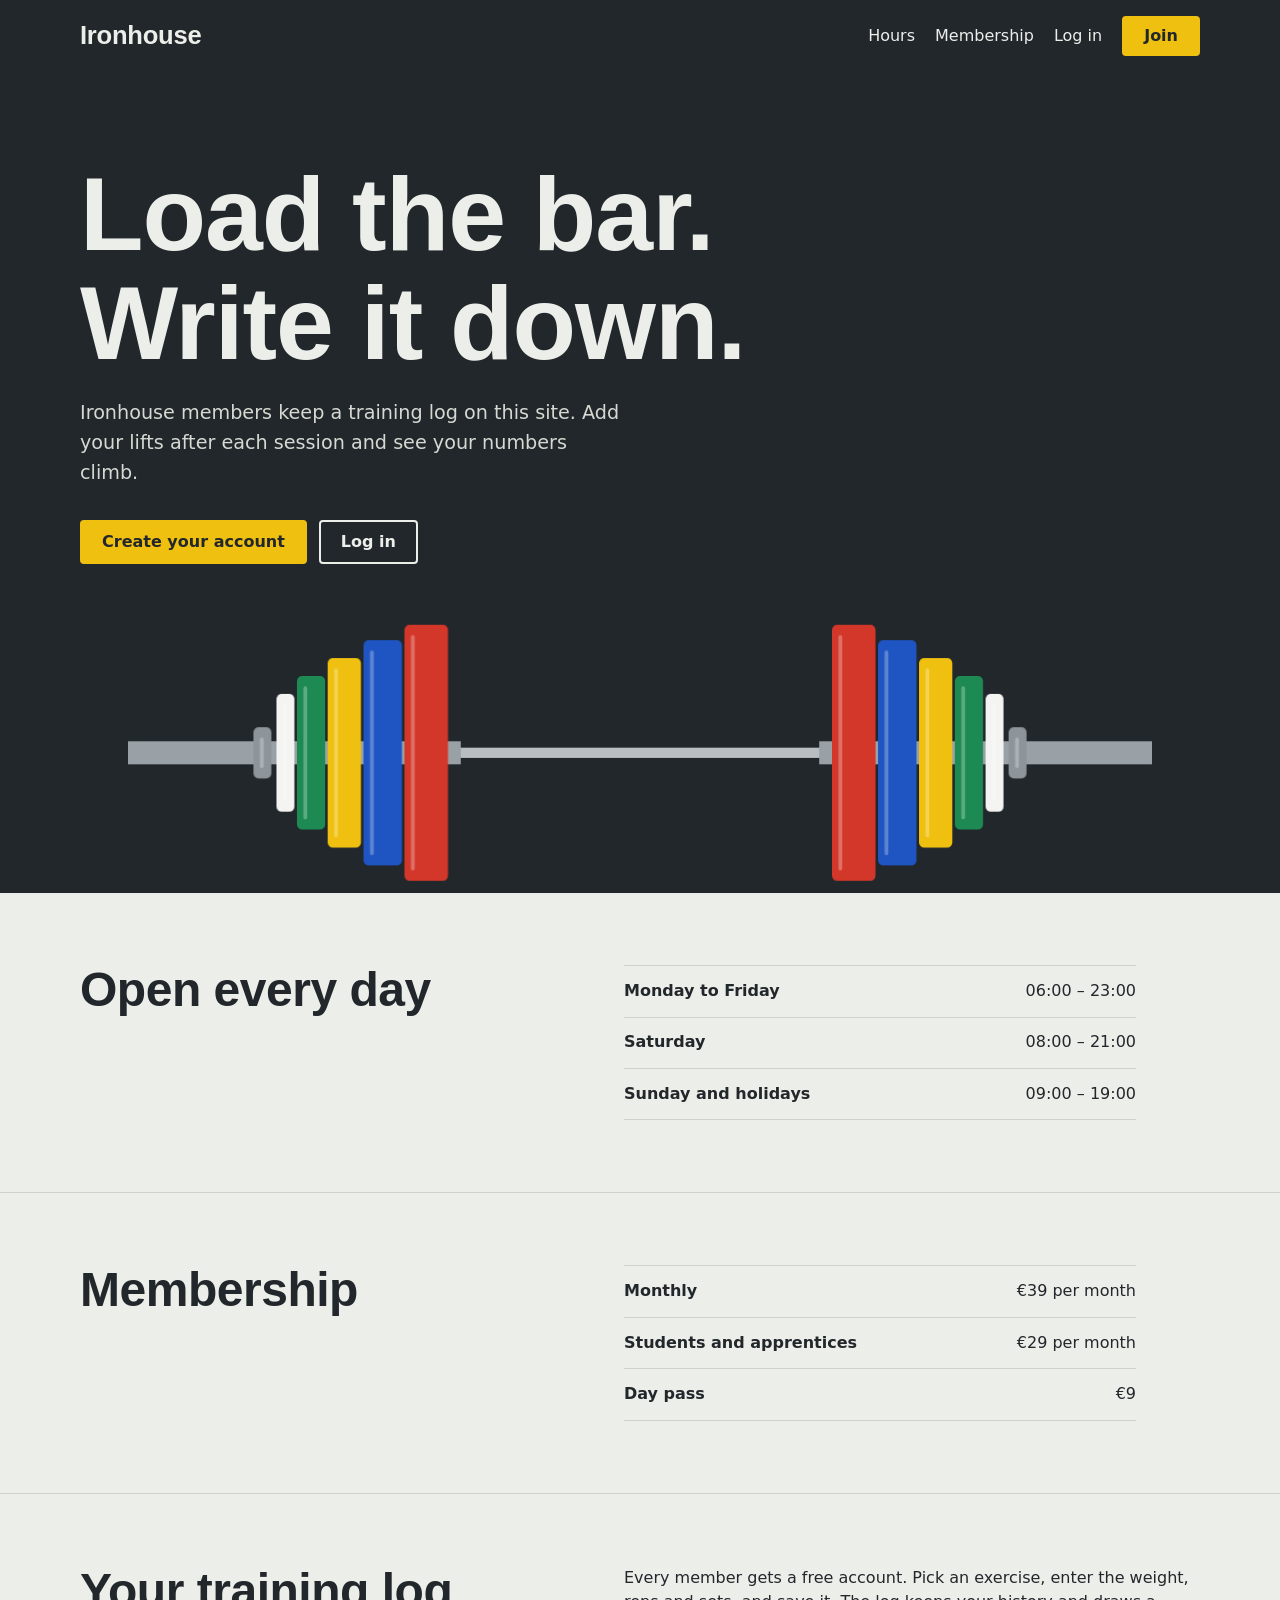
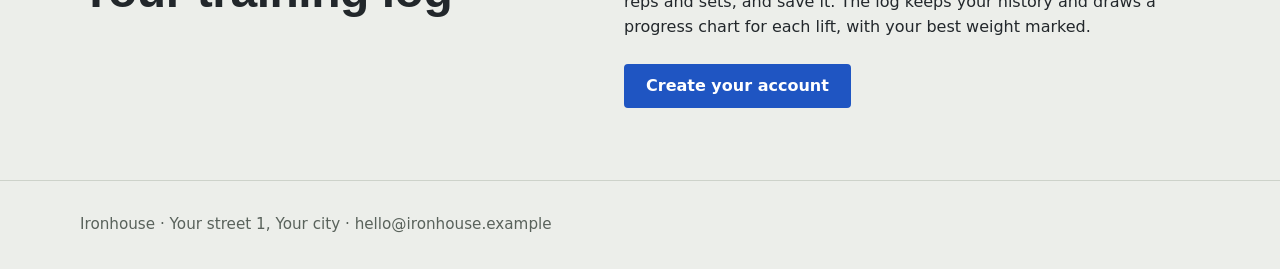
<file: frontend/index.html>
<!doctype html>
<html lang="en">
<head>
  <meta charset="utf-8">
  <meta name="viewport" content="width=device-width, initial-scale=1">
  <title>Ironhouse — a gym with a training log</title>
  <meta name="description" content="Ironhouse gym. Members log every lift and watch their numbers climb.">
  <link rel="stylesheet" href="css/style.css">
</head>
<body>
  <header class="hero on-dark">
    <div class="site-header">
      <div class="wrap">
        <a class="brand" href="index.html">Ironhouse</a>
        <nav class="site-nav" aria-label="Main">
          <a class="anchor" href="#hours">Hours</a>
          <a class="anchor" href="#membership">Membership</a>
          <a href="login.html">Log in</a>
          <a class="btn btn-primary" href="login.html?mode=register">Join</a>
        </nav>
      </div>
    </div>
    <div class="wrap hero-copy">
      <h1>Load the bar. Write it down.</h1>
      <p class="lede">Ironhouse members keep a training log on this site. Add your lifts after each session and see your numbers climb.</p>
      <div class="hero-actions">
        <a class="btn btn-primary" href="login.html?mode=register">Create your account</a>
        <a class="btn" href="login.html">Log in</a>
      </div>
    </div>
    <svg class="barbell" viewBox="0 0 1000 220" role="img" aria-label="A barbell loaded with competition plates">
<rect x="100" y="106" width="800" height="8" fill="#b9bec2"/>
<rect x="100" y="101" width="260" height="18" fill="#9aa1a6"/>
<rect x="640" y="101" width="260" height="18" fill="#9aa1a6"/>
<g class="plate l" style="--i:0"><rect x="316" y="10" width="34" height="200" rx="4" fill="var(--red)"/><rect x="321" y="18" width="3" height="184" rx="1.5" fill="#fff" opacity=".28"/></g>
<g class="plate r" style="--i:0"><rect x="650" y="10" width="34" height="200" rx="4" fill="var(--red)"/><rect x="655" y="18" width="3" height="184" rx="1.5" fill="#fff" opacity=".28"/></g>
<g class="plate l" style="--i:1"><rect x="284" y="22" width="30" height="176" rx="4" fill="var(--blue)"/><rect x="289" y="30" width="3" height="160" rx="1.5" fill="#fff" opacity=".28"/></g>
<g class="plate r" style="--i:1"><rect x="686" y="22" width="30" height="176" rx="4" fill="var(--blue)"/><rect x="691" y="30" width="3" height="160" rx="1.5" fill="#fff" opacity=".28"/></g>
<g class="plate l" style="--i:2"><rect x="256" y="36" width="26" height="148" rx="4" fill="var(--yellow)"/><rect x="261" y="44" width="3" height="132" rx="1.5" fill="#fff" opacity=".28"/></g>
<g class="plate r" style="--i:2"><rect x="718" y="36" width="26" height="148" rx="4" fill="var(--yellow)"/><rect x="723" y="44" width="3" height="132" rx="1.5" fill="#fff" opacity=".28"/></g>
<g class="plate l" style="--i:3"><rect x="232" y="50" width="22" height="120" rx="4" fill="var(--green)"/><rect x="237" y="58" width="3" height="104" rx="1.5" fill="#fff" opacity=".28"/></g>
<g class="plate r" style="--i:3"><rect x="746" y="50" width="22" height="120" rx="4" fill="var(--green)"/><rect x="751" y="58" width="3" height="104" rx="1.5" fill="#fff" opacity=".28"/></g>
<g class="plate l" style="--i:4"><rect x="216" y="64" width="14" height="92" rx="4" fill="#f4f5f2"/><rect x="221" y="72" width="3" height="76" rx="1.5" fill="#fff" opacity=".28"/></g>
<g class="plate r" style="--i:4"><rect x="770" y="64" width="14" height="92" rx="4" fill="#f4f5f2"/><rect x="775" y="72" width="3" height="76" rx="1.5" fill="#fff" opacity=".28"/></g>
<g class="plate l" style="--i:5"><rect x="198" y="90" width="14" height="40" rx="4" fill="#8d949a"/><rect x="203" y="98" width="3" height="24" rx="1.5" fill="#fff" opacity=".28"/></g>
<g class="plate r" style="--i:5"><rect x="788" y="90" width="14" height="40" rx="4" fill="#8d949a"/><rect x="793" y="98" width="3" height="24" rx="1.5" fill="#fff" opacity=".28"/></g>
</svg>
  </header>

  <main>
    <section class="section" id="hours">
      <div class="wrap two-col">
        <h2>Open every day</h2>
        <ul class="rows">
          <li><b>Monday to Friday</b><span class="num">06:00 – 23:00</span></li>
          <li><b>Saturday</b><span class="num">08:00 – 21:00</span></li>
          <li><b>Sunday and holidays</b><span class="num">09:00 – 19:00</span></li>
        </ul>
      </div>
    </section>

    <section class="section" id="membership">
      <div class="wrap two-col">
        <h2>Membership</h2>
        <ul class="rows">
          <li><b>Monthly</b><span class="num">€39 per month</span></li>
          <li><b>Students and apprentices</b><span class="num">€29 per month</span></li>
          <li><b>Day pass</b><span class="num">€9</span></li>
        </ul>
      </div>
    </section>

    <section class="section">
      <div class="wrap two-col">
        <h2>Your training log</h2>
        <div class="prose">
          <p>Every member gets a free account. Pick an exercise, enter the weight, reps and sets, and save it. The log keeps your history and draws a progress chart for each lift, with your best weight marked.</p>
          <p style="margin-top:1.5rem"><a class="btn btn-primary" href="login.html?mode=register">Create your account</a></p>
        </div>
      </div>
    </section>
  </main>

  <footer class="site-footer">
    <div class="wrap">Ironhouse · Your street 1, Your city · hello@ironhouse.example</div>
  </footer>
</body>
</html>
</file>
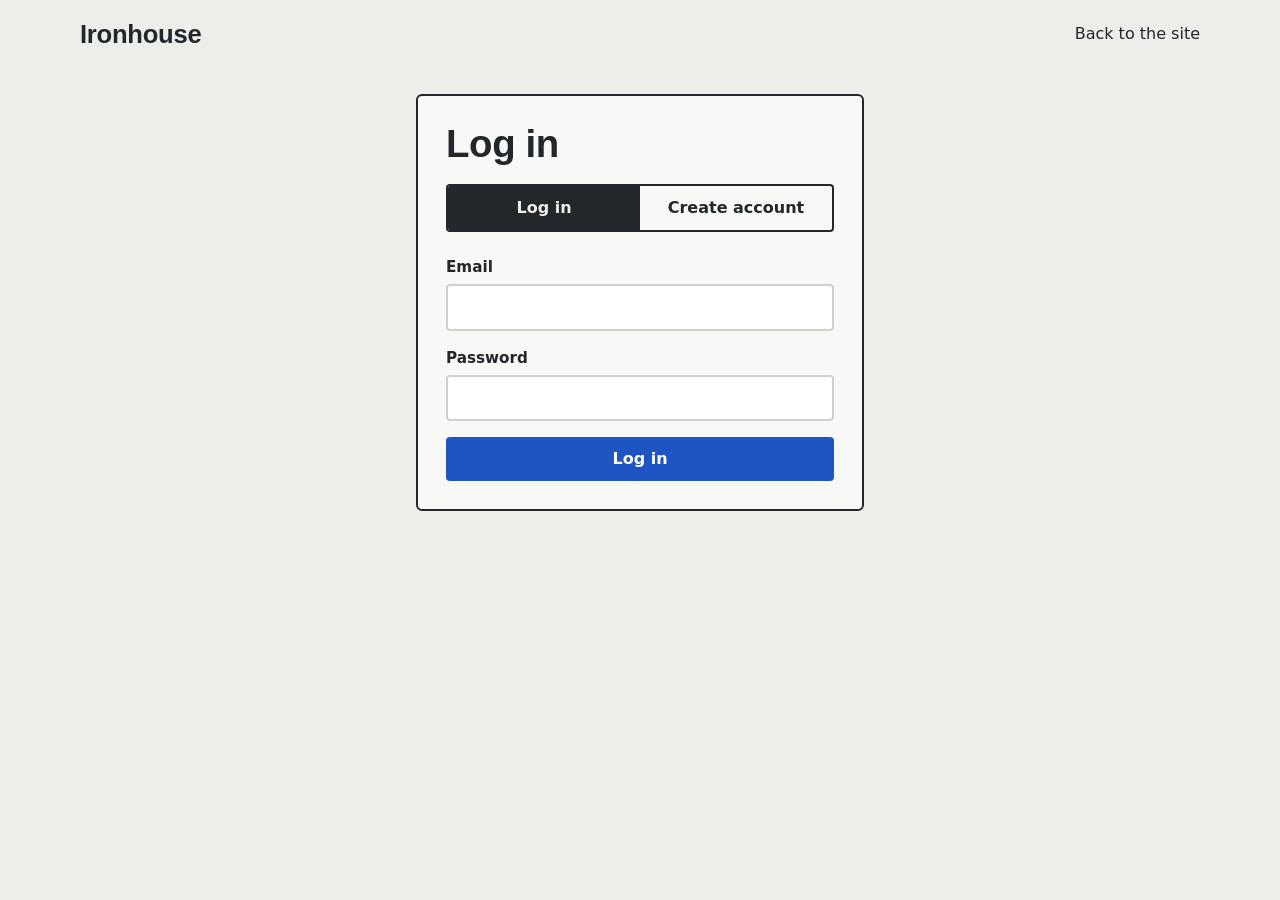
<file: frontend/dashboard.html>
<!doctype html>
<html lang="en">
<head>
  <meta charset="utf-8">
  <meta name="viewport" content="width=device-width, initial-scale=1">
  <title>Training log — Ironhouse</title>
  <link rel="stylesheet" href="css/style.css">
</head>
<body>
  <header class="app-header on-dark">
    <div class="wrap">
      <a class="brand" href="index.html">Ironhouse</a>
      <span class="who" id="who"></span>
      <button class="btn" id="logout" type="button">Log out</button>
    </div>
  </header>

  <main class="wrap dash">
    <section class="panel" aria-labelledby="log-title">
      <h2 id="log-title">Log a lift</h2>
      <form id="lift-form" class="log-form" novalidate>
        <p class="error" id="lift-error" role="alert"></p>
        <div class="field">
          <label for="exercise">Exercise</label>
          <select id="exercise" name="exercise_id" required></select>
        </div>
        <div class="field-row">
          <div class="field">
            <label for="weight">Weight (kg)</label>
            <input id="weight" name="weight_kg" type="number" inputmode="decimal" min="0.5" max="1000" step="0.5" required>
          </div>
          <div class="field">
            <label for="reps">Reps</label>
            <input id="reps" name="reps" type="number" inputmode="numeric" min="1" max="200" step="1" required>
          </div>
          <div class="field">
            <label for="sets">Sets</label>
            <input id="sets" name="sets" type="number" inputmode="numeric" min="1" max="50" step="1" value="1" required>
          </div>
        </div>
        <div class="field">
          <label for="date">Date</label>
          <input id="date" name="performed_on" type="date" required>
        </div>
        <div class="field">
          <label for="notes">Notes (optional)</label>
          <input id="notes" name="notes" maxlength="300">
        </div>
        <button class="btn btn-primary" type="submit">Save lift</button>
        <p class="status" id="lift-status" role="status"></p>
      </form>

      <details class="own">
        <summary>Add your own exercise</summary>
        <form id="exercise-form" novalidate>
          <div class="field">
            <label for="new-exercise">Exercise name</label>
            <input id="new-exercise" maxlength="80">
          </div>
          <button class="btn" type="submit">Add</button>
        </form>
        <p class="error" id="exercise-error" role="alert" style="margin-top:.75rem"></p>
      </details>
    </section>

    <section class="panel" aria-labelledby="progress-title">
      <div class="panel-head">
        <h2 id="progress-title">Progress</h2>
        <div>
          <label for="progress-exercise" class="hint" style="margin:0 0 .2rem">Exercise</label>
          <select id="progress-exercise"></select>
        </div>
      </div>
      <dl class="stats">
        <div class="stat pr"><dt>Best weight</dt><dd id="stat-best">–</dd></div>
        <div class="stat"><dt>Estimated 1RM</dt><dd id="stat-1rm">–</dd></div>
        <div class="stat"><dt>Days trained</dt><dd id="stat-days">–</dd></div>
      </dl>
      <div class="metric" role="group" aria-label="Chart shows">
        <button type="button" data-metric="top_weight_kg" aria-pressed="true">Top weight</button>
        <button type="button" data-metric="est_1rm_kg" aria-pressed="false">Estimated 1RM</button>
      </div>
      <div class="chart" id="chart"></div>
    </section>

    <section class="panel history" aria-labelledby="history-title">
      <h2 id="history-title">History</h2>
      <div class="table-wrap" id="history"></div>
    </section>
  </main>

  <script src="js/api.js"></script>
  <script src="js/dashboard.js"></script>
</body>
</html>
</file>
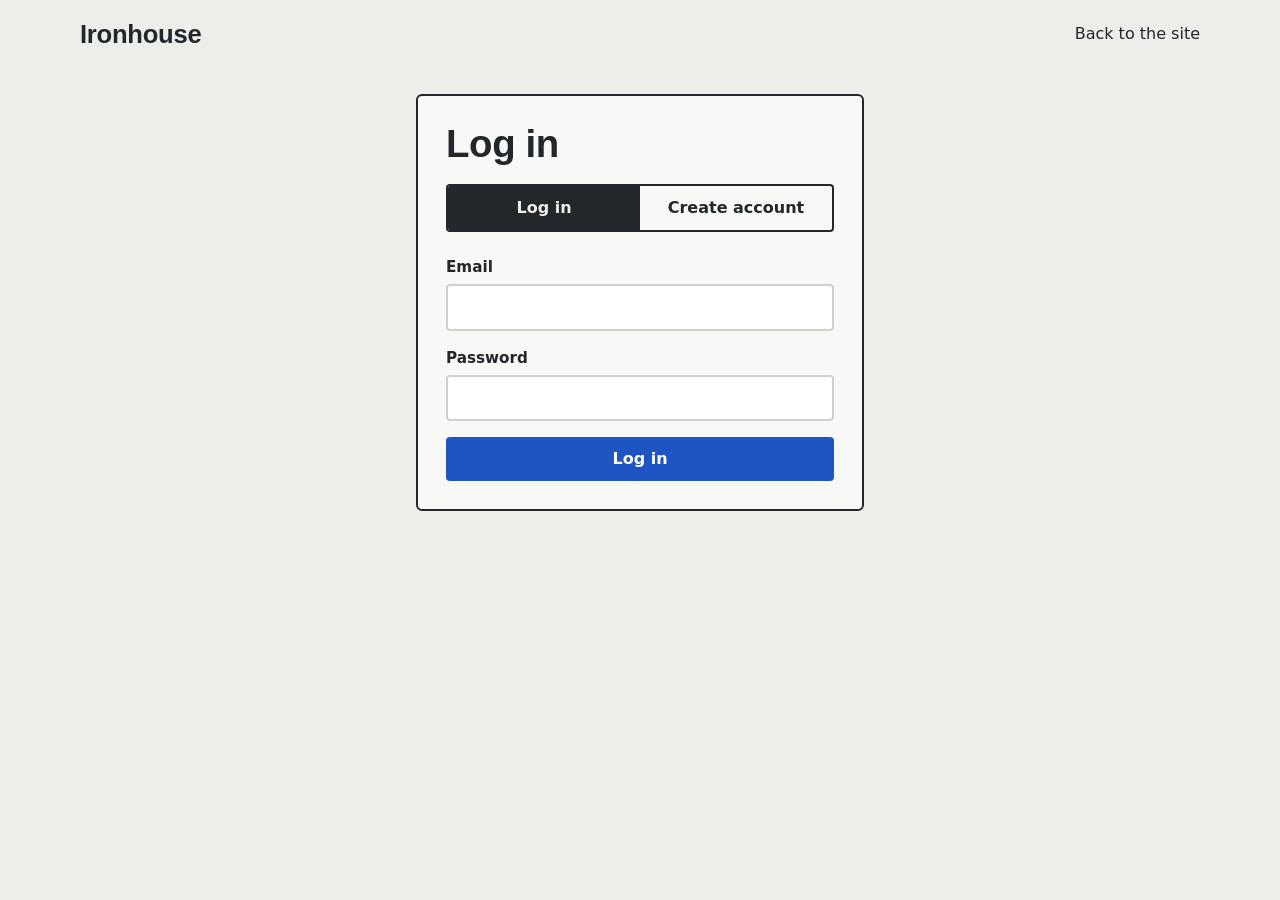
<file: frontend/login.html>
<!doctype html>
<html lang="en">
<head>
  <meta charset="utf-8">
  <meta name="viewport" content="width=device-width, initial-scale=1">
  <title>Log in — Ironhouse</title>
  <link rel="stylesheet" href="css/style.css">
</head>
<body class="auth-page">
  <header class="site-header">
    <div class="wrap">
      <a class="brand" href="index.html">Ironhouse</a>
      <nav class="site-nav" aria-label="Main"><a href="index.html">Back to the site</a></nav>
    </div>
  </header>

  <main class="auth-main">
    <div class="auth-card">
      <h1 id="title">Log in</h1>

      <div class="tabs" role="tablist" aria-label="Account">
        <button type="button" role="tab" id="tab-login" aria-selected="true" aria-controls="auth-form">Log in</button>
        <button type="button" role="tab" id="tab-register" aria-selected="false" aria-controls="auth-form">Create account</button>
      </div>

      <form id="auth-form" novalidate>
        <p class="error" id="error" role="alert"></p>

        <div class="field" id="name-field" hidden>
          <label for="display_name">Your name</label>
          <input id="display_name" name="display_name" autocomplete="name" maxlength="60">
        </div>
        <div class="field">
          <label for="email">Email</label>
          <input id="email" name="email" type="email" autocomplete="email" required>
        </div>
        <div class="field">
          <label for="password">Password</label>
          <input id="password" name="password" type="password" autocomplete="current-password" required>
          <p class="hint" id="password-hint" hidden>At least 8 characters.</p>
        </div>

        <button class="btn btn-primary" id="submit" type="submit">Log in</button>
      </form>
    </div>
  </main>

  <script src="js/api.js"></script>
  <script src="js/login.js"></script>
</body>
</html>
</file>
<file: frontend/css/style.css>
/* Ironhouse — palette taken from IWF competition plates: 25 kg red, 20 kg blue, 15 kg yellow, 10 kg green. */
:root {
  --ink: #22272b;
  --chalk: #eceeea;
  --paper: #f8f9f6;
  --line: #cdd2ca;
  --muted: #59625b;
  --red: #d3372a;
  --blue: #1f55c2;
  --yellow: #f0c010;
  --green: #1c8a52;

  --display: "Bahnschrift", "DIN Alternate", "Oswald", "Roboto Condensed", "Arial Narrow", "Helvetica Neue", Arial, sans-serif;
  --body: system-ui, -apple-system, "Segoe UI", Roboto, "Helvetica Neue", Arial, sans-serif;
}

*, *::before, *::after { box-sizing: border-box; }
html { -webkit-text-size-adjust: 100%; }
body {
  margin: 0;
  background: var(--chalk);
  color: var(--ink);
  font: 1rem/1.55 var(--body);
}
h1, h2, h3 {
  font-family: var(--display);
  font-stretch: condensed;
  font-weight: 700;
  line-height: 1.05;
  letter-spacing: -0.01em;
  margin: 0;
}
p { margin: 0; }
a { color: inherit; }
img, svg { max-width: 100%; }
[hidden] { display: none !important; }
.num { font-variant-numeric: tabular-nums; }
.wrap { width: min(1120px, 100% - 2.5rem); margin-inline: auto; }

:focus-visible { outline: 3px solid var(--blue); outline-offset: 2px; }
.on-dark :focus-visible { outline-color: var(--yellow); }

/* ---- buttons ------------------------------------------------------------ */
.btn {
  display: inline-flex; align-items: center; justify-content: center; gap: .5rem;
  min-height: 2.75rem; padding: .55rem 1.25rem;
  font: 600 1rem/1 var(--body);
  border: 2px solid var(--ink); border-radius: 4px;
  background: transparent; color: inherit; text-decoration: none; cursor: pointer;
}
.btn:hover { background: var(--ink); color: var(--chalk); }
.btn-primary { background: var(--blue); border-color: var(--blue); color: #fff; }
.btn-primary:hover { background: #17449f; border-color: #17449f; color: #fff; }
.btn-danger { border-color: transparent; color: var(--red); min-height: 2.25rem; padding: .3rem .7rem; font-size: .9rem; }
.btn-danger:hover { background: var(--red); color: #fff; }
.on-dark .btn { border-color: var(--chalk); }
.on-dark .btn:hover { background: var(--chalk); color: var(--ink); }
.on-dark .btn-primary { background: var(--yellow); border-color: var(--yellow); color: var(--ink); }
.on-dark .btn-primary:hover { background: #ffd43a; border-color: #ffd43a; color: var(--ink); }
.btn[disabled] { opacity: .6; cursor: progress; }

/* ---- site header -------------------------------------------------------- */
.site-header { padding-block: 1rem; }
.site-header .wrap { display: flex; align-items: center; gap: 1.5rem; }
.brand { font: 700 1.6rem/1 var(--display); font-stretch: condensed; text-decoration: none; letter-spacing: -.01em; }
.site-nav { margin-left: auto; display: flex; align-items: center; gap: 1.25rem; flex-wrap: wrap; }
.site-nav a:not(.btn) { text-decoration: none; padding: .4rem 0; }
.site-nav a:not(.btn):hover { text-decoration: underline; text-underline-offset: 4px; }
.site-nav .btn { min-height: 2.5rem; padding-block: .4rem; }

@media (max-width: 560px) { .site-nav a.anchor { display: none; } .site-nav { gap: .9rem; } }

/* ---- landing ------------------------------------------------------------ */
.hero { background: var(--ink); color: var(--chalk); padding-bottom: 0; }
.hero-copy { padding-block: clamp(2.5rem, 7vw, 5.5rem) 2rem; }
.hero-copy > h1 { max-width: 46rem; }
.hero h1 { font-size: clamp(3rem, 9vw, 6.5rem); }
.hero p.lede { margin-top: 1.25rem; font-size: 1.2rem; max-width: 34rem; color: #d5d9d2; }
.hero-actions { margin-top: 2rem; display: flex; gap: .75rem; flex-wrap: wrap; }
.barbell { display: block; width: 100%; height: auto; margin-top: 1rem; }
.barbell .plate { animation: plate-on .7s cubic-bezier(.2,.7,.2,1) both; animation-delay: calc(var(--i) * 90ms + 150ms); }
.barbell .l { --dx: 60px; }
.barbell .r { --dx: -60px; }
@keyframes plate-on { from { opacity: 0; transform: translateX(var(--dx)); } to { opacity: 1; transform: none; } }

.section { padding-block: clamp(2.5rem, 6vw, 4.5rem); }
.section + .section { border-top: 1px solid var(--line); }
.section h2 { font-size: clamp(2rem, 4.5vw, 3rem); margin-bottom: 1.5rem; }
.two-col { display: grid; gap: 2rem 4rem; grid-template-columns: 1fr; }
@media (min-width: 800px) { .two-col { grid-template-columns: 1fr 1.2fr; } }
.rows { margin: 0; padding: 0; list-style: none; max-width: 32rem; }
.rows li { display: flex; justify-content: space-between; gap: 1rem; padding: .8rem 0; border-bottom: 1px solid var(--line); }
.rows li:first-child { border-top: 1px solid var(--line); }
.rows b { font-weight: 600; }
.plates-key { display: flex; gap: .5rem; align-items: center; margin-top: 1rem; }
.prose { max-width: 36rem; }
.prose p + p { margin-top: 1rem; }
.site-footer { padding-block: 2rem; color: var(--muted); font-size: .95rem; border-top: 1px solid var(--line); }

/* ---- forms -------------------------------------------------------------- */
label { display: block; font-weight: 600; font-size: .95rem; margin-bottom: .3rem; }
input, select, textarea {
  width: 100%; min-height: 2.75rem; padding: .55rem .75rem;
  font: inherit; color: inherit; background: #fff;
  border: 2px solid var(--line); border-radius: 4px;
}
input:hover, select:hover, textarea:hover { border-color: #aab1a7; }
input:focus-visible, select:focus-visible, textarea:focus-visible { outline: none; border-color: var(--blue); box-shadow: 0 0 0 3px rgba(31,85,194,.25); }
.field { margin-bottom: 1rem; }
.field-row { display: grid; grid-template-columns: 1.5fr 1fr 1fr; gap: .75rem; }
.field-row label { white-space: nowrap; }
.hint { color: var(--muted); font-size: .9rem; margin-top: .25rem; }
.error {
  margin: 0 0 1rem; padding: .7rem .9rem; border-left: 4px solid var(--red);
  background: #fbe9e6; color: #7a1c13; border-radius: 0 4px 4px 0;
}
.error:empty { display: none; }

/* ---- login -------------------------------------------------------------- */
.auth-page { min-height: 100vh; display: grid; grid-template-rows: auto 1fr; }
.auth-main { display: grid; place-items: start center; padding: 1.5rem 1.25rem 4rem; }
.auth-card { width: min(28rem, 100%); background: var(--paper); border: 2px solid var(--ink); border-radius: 6px; padding: 1.75rem; }
.auth-card h1 { font-size: 2.4rem; margin-bottom: 1.25rem; }
.tabs { display: grid; grid-template-columns: 1fr 1fr; border: 2px solid var(--ink); border-radius: 4px; margin-bottom: 1.5rem; overflow: hidden; }
.tabs button { font: 600 1rem var(--body); min-height: 2.75rem; border: 0; background: transparent; color: var(--ink); cursor: pointer; }
.tabs button[aria-selected="true"] { background: var(--ink); color: var(--chalk); }
.tabs button:focus-visible { outline-offset: -5px; }
.auth-card .btn { width: 100%; }

/* ---- dashboard ---------------------------------------------------------- */
.app-header { background: var(--ink); color: var(--chalk); }
.app-header .wrap { display: flex; align-items: center; gap: 1rem; padding-block: .8rem; }
.app-header .who { margin-left: auto; }
.app-header .btn { min-height: 2.25rem; padding: .3rem .9rem; font-size: .95rem; }
.dash { padding-block: 1.75rem 4rem; display: grid; gap: 1.5rem; grid-template-columns: 1fr; align-items: start; }
@media (min-width: 900px) { .dash { grid-template-columns: 22rem 1fr; } .history { grid-column: 1 / -1; } }
.panel { background: var(--paper); border: 1px solid var(--line); border-radius: 6px; padding: 1.5rem; }
.panel h2 { font-size: 1.7rem; margin-bottom: 1.1rem; }
.panel-head { display: flex; flex-wrap: wrap; gap: .75rem 1.5rem; align-items: end; justify-content: space-between; margin-bottom: 1rem; }
.panel-head h2 { margin: 0; }
.panel-head select { width: auto; min-width: 12rem; }
.log-form .btn { width: 100%; margin-top: .25rem; }
details.own { margin-top: 1.25rem; border-top: 1px solid var(--line); padding-top: 1rem; }
details.own summary { cursor: pointer; font-weight: 600; }
details.own form { margin-top: .9rem; display: flex; gap: .5rem; align-items: end; }
details.own .field { flex: 1; margin: 0; }
details.own .btn { min-height: 2.75rem; }
.status { min-height: 1.4em; margin-top: .75rem; font-size: .95rem; color: var(--green); font-weight: 600; }

.stats { display: grid; grid-template-columns: repeat(3, 1fr); gap: 1rem; margin-bottom: 1.25rem; }
.stat dt { color: var(--muted); font-size: .9rem; }
.stat dd { margin: 0; font: 700 2.1rem/1.1 var(--display); font-stretch: condensed; }
.stat dd small { font: 500 .9rem var(--body); color: var(--muted); margin-left: .15rem; }
.stat.pr dd { color: var(--red); }

.metric { display: inline-grid; grid-auto-flow: column; border: 2px solid var(--ink); border-radius: 4px; overflow: hidden; }
.metric button { font: 600 .9rem var(--body); min-height: 2.25rem; padding: 0 .9rem; border: 0; background: transparent; color: var(--ink); cursor: pointer; }
.metric button[aria-pressed="true"] { background: var(--ink); color: var(--chalk); }
.metric button:focus-visible { outline-offset: -5px; }

.chart { border-top: 1px solid var(--line); padding-top: 1rem; min-height: 15rem; }
.chart svg { display: block; width: 100%; height: auto; }
.chart .grid { stroke: var(--line); stroke-width: 1; }
.chart .axis { fill: var(--muted); font: 12px var(--body); }
.chart .line { fill: none; stroke: var(--blue); stroke-width: 3; stroke-linejoin: round; stroke-linecap: round; }
.chart .dot { fill: var(--paper); stroke: var(--blue); stroke-width: 3; }
.chart .dot.best { fill: var(--red); stroke: var(--red); }
.chart .best-label { fill: var(--red); font: 700 13px var(--body); }
.empty { color: var(--muted); padding: 2.5rem 0; max-width: 28rem; }

.table-wrap { overflow-x: auto; }
table { width: 100%; border-collapse: collapse; min-width: 34rem; }
th { text-align: left; font-weight: 600; color: var(--muted); font-size: .9rem; padding: .5rem .75rem; border-bottom: 2px solid var(--ink); }
td { padding: .6rem .75rem; border-bottom: 1px solid var(--line); vertical-align: middle; }
td.actions { text-align: right; }
.notes { color: var(--muted); }

@media (prefers-reduced-motion: reduce) {
  .barbell .plate { animation: none; }
}
</file>
